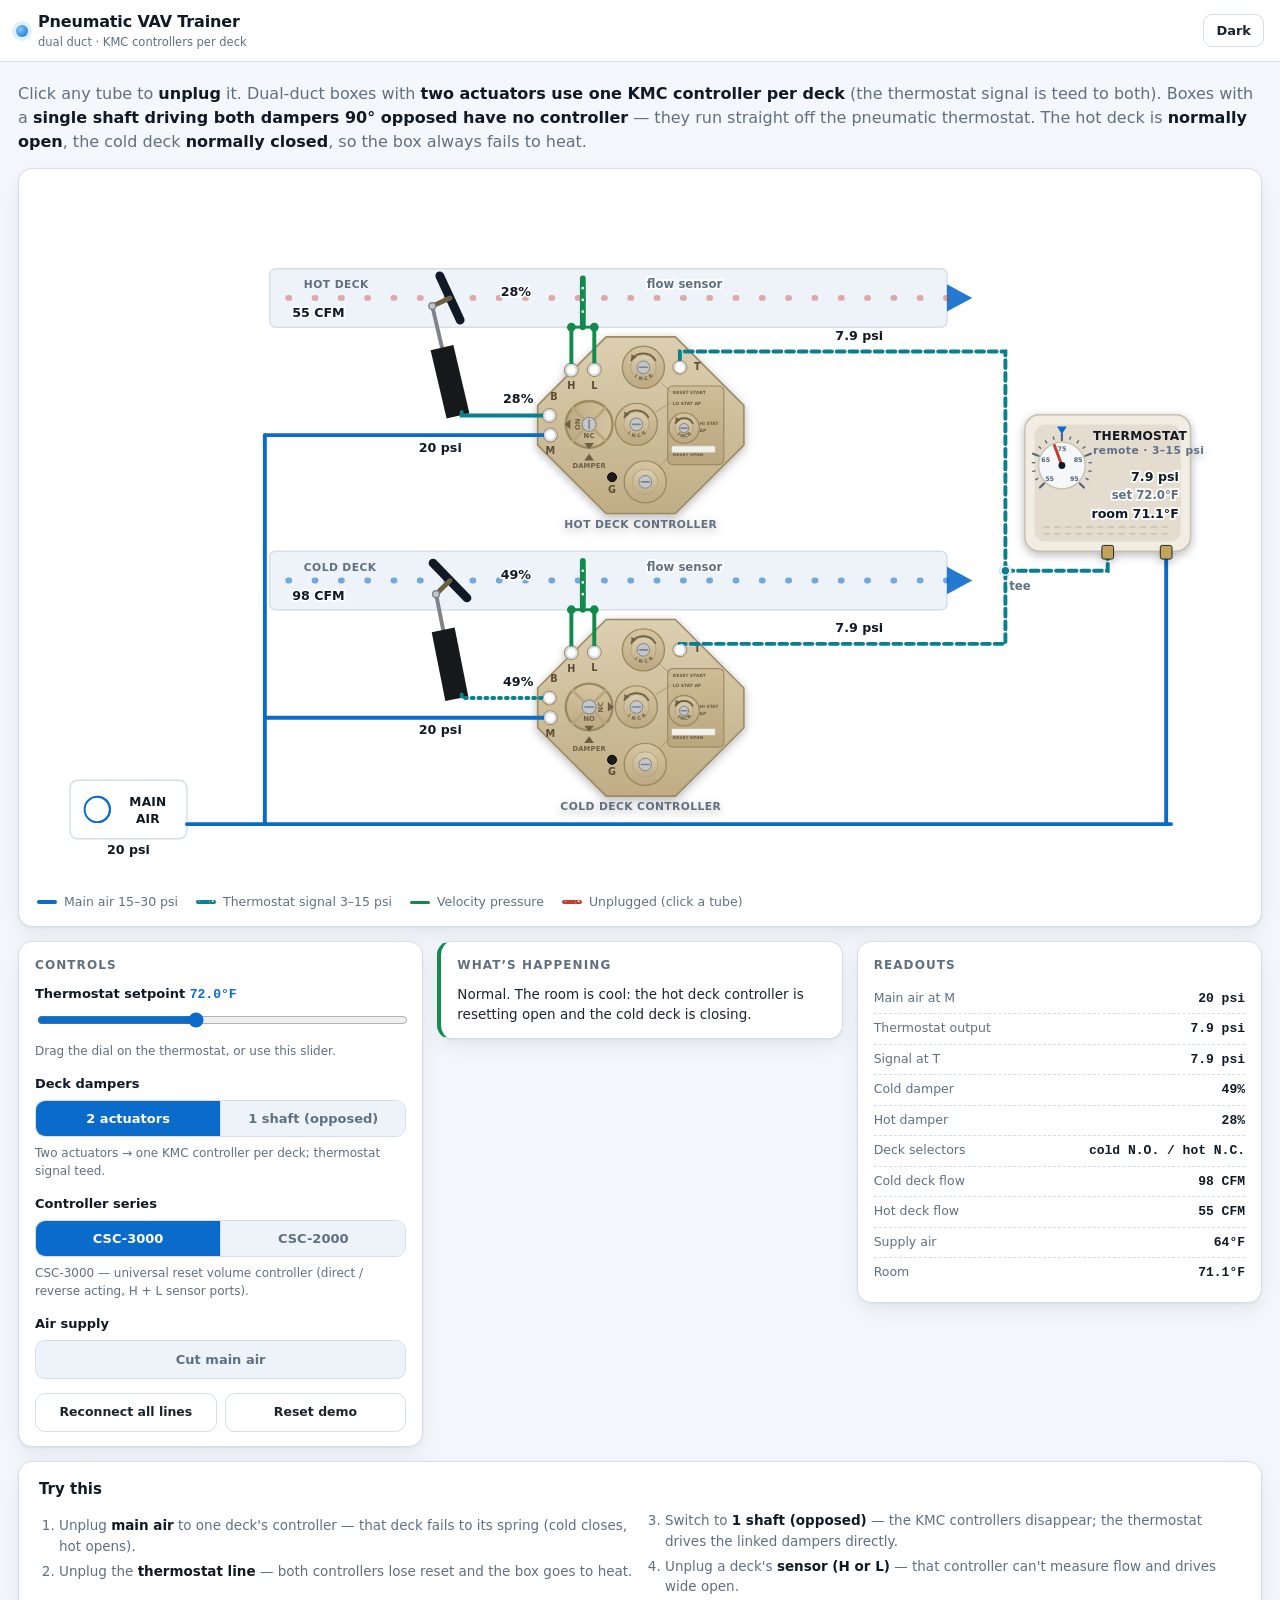
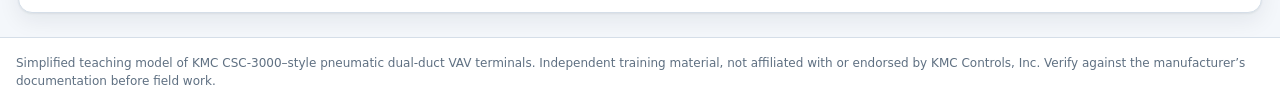
<file: index.html>
<!DOCTYPE html>
<html lang="en">
<head>
<meta charset="utf-8">
<meta name="viewport" content="width=device-width, initial-scale=1">
<title>Pneumatic VAV Trainer — dual duct</title>
<meta name="description" content="Interactive pneumatic dual-duct VAV training: two KMC controllers (one per deck), plug and unplug lines and watch the box respond. Single-shaft opposed boxes run straight off the thermostat.">
<link rel="stylesheet" href="css/style.css?v=122">
</head>
<body>
<header class="topbar">
  <div class="bar">
    <div class="brand">
      <span class="dot"></span>
      <span>Pneumatic VAV Trainer<small>dual duct &middot; KMC controllers per deck</small></span>
    </div>
    <button class="theme-toggle" id="themeToggle" type="button">Dark</button>
  </div>
</header>

<main>
  <p class="intro">Click any tube to <b>unplug</b> it. Dual-duct boxes with <b>two actuators use one KMC controller per deck</b>
  (the thermostat signal is teed to both). Boxes with a <b>single shaft driving both dampers 90&deg; opposed have no controller</b> &mdash;
  they run straight off the pneumatic thermostat. The hot deck is <b>normally open</b>, the cold deck <b>normally closed</b>, so the box always fails to heat.</p>

  <div class="stage-wrap">
    <div class="stage">
      <svg id="sim" viewBox="0 0 1250 720" role="img" aria-label="Interactive pneumatic dual-duct VAV system">
        <defs>
          <linearGradient id="bodyGrad" x1="0" y1="0" x2="0" y2="1">
            <stop offset="0" stop-color="#dccfb0"/>
            <stop offset="1" stop-color="#c0ad86"/>
          </linearGradient>
          <linearGradient id="bossGrad" x1="0" y1="0" x2="0" y2="1">
            <stop offset="0" stop-color="#d5c5a0"/>
            <stop offset="1" stop-color="#bda984"/>
          </linearGradient>
          <linearGradient id="panelGrad" x1="0" y1="0" x2="0" y2="1">
            <stop offset="0" stop-color="#cebd98"/>
            <stop offset="1" stop-color="#b9a67f"/>
          </linearGradient>
        </defs>


        <!-- hot deck -->
        <rect class="duct" x="245" y="90" width="695" height="60" rx="6"/>
        <text class="eq dim" x="280" y="110" text-anchor="start">HOT DECK</text>
        <polygon class="air-arrow" points="966,120 940,106 940,134"/>
        <line id="flowLineHot" class="airflow airflow-hot" x1="940" y1="120" x2="249" y2="120"/>
        <g id="sensorHot">
          <line class="sensor-probe" x1="588" y1="100" x2="588" y2="150"/>
          <circle class="sensor-port" cx="588" cy="110" r="2.2"/>
          <circle class="sensor-port" cx="588" cy="122" r="2.2"/>
          <circle class="sensor-port" cx="588" cy="134" r="2.2"/>
          <line class="sensor-lead" x1="570" y1="150" x2="607" y2="150"/>
          <circle class="sensor-tap" cx="570" cy="150" r="4.5"/>
          <circle class="sensor-tap" cx="607" cy="150" r="4.5"/>
          <text class="lbl" x="632" y="110" text-anchor="start">flow sensor</text>
        </g>
        <line id="hotBlade" class="blade" x1="405" y1="120" x2="455" y2="120"/>
        <text id="rdHot" class="lbl val" x="482" y="118" text-anchor="start">0%</text>

        <!-- cold deck -->
        <rect class="duct" x="245" y="380" width="695" height="60" rx="6"/>
        <text class="eq dim" x="280" y="400" text-anchor="start">COLD DECK</text>
        <polygon class="air-arrow" points="966,410 940,396 940,424"/>
        <line id="flowLine" class="airflow" x1="940" y1="410" x2="249" y2="410"/>
        <g id="sensorCold">
          <line class="sensor-probe" x1="588" y1="390" x2="588" y2="440"/>
          <circle class="sensor-port" cx="588" cy="400" r="2.2"/>
          <circle class="sensor-port" cx="588" cy="412" r="2.2"/>
          <circle class="sensor-port" cx="588" cy="424" r="2.2"/>
          <line class="sensor-lead" x1="570" y1="440" x2="607" y2="440"/>
          <circle class="sensor-tap" cx="570" cy="440" r="4.5"/>
          <circle class="sensor-tap" cx="607" cy="440" r="4.5"/>
          <text class="lbl" x="632" y="400" text-anchor="start">flow sensor</text>
        </g>
        <line id="blade" class="blade" x1="405" y1="410" x2="455" y2="410"/>
        <text id="rdDamper" class="lbl val" x="482" y="408" text-anchor="start">45%</text>

        <text id="rdCfmHot" class="lbl val" x="268" y="140">0 CFM</text>
        <text id="rdCfmCold" class="lbl val" x="268" y="430">0 CFM</text>

        <!-- hot deck actuator -->
        <g id="hotActuator" transform="translate(0,10)">
          <line id="crankHot" class="crank" x1="430" y1="110" x2="430" y2="130"/>
          <line id="rodHot" class="linkage" x1="430" y1="130" x2="448" y2="170"/>
          <circle id="pinHot" class="pin" cx="430" cy="130" r="3.5"/>
          <g id="actBodyHot" transform="translate(430,196)">
            <rect class="act-body" x="-12" y="-36" width="24" height="72"/>
          </g>
          <text id="rdActHot" class="lbl val" x="500" y="218" text-anchor="middle">0%</text>
        </g>
        <g id="opposedNote" transform="translate(0,10)">
          <rect class="unit" x="340" y="170" width="120" height="60" rx="8"/>
          <text class="eq" x="400" y="194" text-anchor="middle">LINKED 90&deg;</text>
          <text class="eq" x="400" y="210" text-anchor="middle">OPPOSED</text>
        </g>
        <line id="opposedLink" class="link" x1="430" y1="410" x2="430" y2="120"/>

        <!-- cold deck actuator -->
        <g id="coldActuator" transform="translate(0,10)">
          <line id="crankCold" class="crank" x1="430" y1="400" x2="430" y2="420"/>
          <line id="rodCold" class="linkage" x1="430" y1="420" x2="448" y2="460"/>
          <circle id="pinCold" class="pin" cx="430" cy="420" r="3.5"/>
          <g id="actBodyCold" transform="translate(430,486)">
            <rect class="act-body" x="-12" y="-36" width="24" height="72"/>
          </g>
          <text id="rdActCold" class="lbl val" x="500" y="508" text-anchor="middle">0%</text>
        </g>

        <!-- single-shaft (opposed) actuator: one actuator, mounted perpendicular to the cold deck unit -->
        <g id="singleActuator" transform="translate(0,10)">
          <line id="crankSingle" class="crank" x1="430" y1="400" x2="430" y2="420"/>
          <line id="rodSingle" class="linkage" x1="430" y1="420" x2="440" y2="450"/>
          <circle id="pinSingle" class="pin" cx="430" cy="420" r="3.5"/>
          <g id="actBodySingle" transform="translate(445,500)">
            <rect class="act-body" x="-15" y="-45" width="30" height="90"/>
          </g>
        </g>

        <!-- cold deck controller -->
        <g id="ctrlCold"></g>

        <!-- hot deck controller -->
        <g id="ctrlHot"></g>

        <!-- RCC-1012 reversing relay on the hot deck branch -->
          <g id="ctrlHot2"></g>
          <g id="ctrlCold2"></g>


        <g id="relayHot">
          <rect class="relay-body" x="444" y="274" width="72" height="72" rx="6"/>
          <circle class="relay-screw" cx="451.7" cy="281.7" r="7.7"/>
          <circle class="relay-screw" cx="508.3" cy="281.7" r="7.7"/>
          <circle class="relay-screw" cx="451.7" cy="338.3" r="7.7"/>
          <circle class="relay-screw" cx="508.3" cy="338.3" r="7.7"/>
          <circle class="tc-boss" cx="480" cy="290.3" r="7.2"/>
          <circle class="tc-bore" cx="480" cy="290.3" r="3"/>
          <circle class="tc-boss" cx="455.5" cy="307.6" r="7.2"/>
          <circle class="tc-bore" cx="455.5" cy="307.6" r="3"/>
          <circle class="tc-boss" cx="493.9" cy="307.6" r="7.2"/>
          <circle class="tc-bore" cx="493.9" cy="307.6" r="3"/>
          <text class="portlbl" x="480" y="280" text-anchor="middle">M</text>
          <text class="portlbl" x="466" y="312" text-anchor="start">S</text>
          <text class="portlbl" x="505" y="312" text-anchor="start">B</text>
          <line class="wire wire-main" x1="480" y1="240" x2="480" y2="290.3"/>
          <text class="tc-paneltext" x="480" y="360" text-anchor="middle">RCC-1012</text>
        </g>
        <g id="tubeLayer"></g>

        <g id="tunerLayer"></g>

        <!-- room thermostat (remote) -->
        <g class="dev-shadow">
          <rect class="tstat-plate" x="1020" y="240" width="170" height="140" rx="15"/>
          <rect class="tstat-recess" x="1030" y="250" width="150" height="120" rx="11"/>
          <line class="tstat-louvre" x1="1040" y1="355" x2="1170" y2="355"/>
          <line class="tstat-louvre" x1="1040" y1="362" x2="1170" y2="362"/>
          <g id="tstatDial" class="clickable" tabindex="0" role="slider" aria-label="Thermostat setpoint" aria-valuemin="55" aria-valuemax="95">
            <circle class="tstat-dial" cx="1058" cy="292" r="24"/>
            <g id="tstatScale"></g>
            <line id="tNeedle" class="needle" x1="1058" y1="292" x2="1058" y2="270"/>
            <circle class="dial-hub" cx="1058" cy="292" r="3.5"/>
            <circle class="dial-hit" cx="1058" cy="292" r="34"/>
          </g>
          <polygon class="tstat-idx" points="1058,260 1053,252 1063,252"/>
          <text class="eq" x="1090" y="266">THERMOSTAT</text>
          <text class="eq dim" x="1090" y="280">remote &middot; 3&ndash;15 psi</text>
          <text id="rdTOut" class="lbl val" x="1178" y="308" text-anchor="end">9.0 psi</text>
          <text id="rdTSp" class="lbl" x="1178" y="326" text-anchor="end">set 72&deg;F</text>
          <text id="rdRoomT" class="lbl val" x="1178" y="346" text-anchor="end">room 76.0&deg;F</text>
          <rect class="fitting" x="1099" y="374" width="12" height="14" rx="2"/>
          <rect class="fitting" x="1159" y="374" width="12" height="14" rx="2"/>
        </g>

        <!-- main air -->
        <g id="compressor" class="clickable" tabindex="0" role="button" aria-label="Toggle main air supply" transform="translate(0,15)">
          <rect class="unit" x="40" y="600" width="120" height="60" rx="8"/>
          <circle class="fan" cx="68" cy="630" r="13"/>
          <path class="fan" d="M68 617 A13 13 0 0 1 68 643"/>
          <text class="eq" x="120" y="626" text-anchor="middle">MAIN</text>
          <text class="eq" x="120" y="644" text-anchor="middle">AIR</text>
          <text id="rdComp" class="lbl val" x="100" y="676" text-anchor="middle">20 psi</text>
        </g>
        <line id="mainHeader" class="wire wire-main" x1="160" y1="660" x2="1170" y2="660"/>
        <line id="mainTrunk" class="wire wire-main" x1="240" y1="660" x2="240" y2="267"/>
        <g id="teeMark">
          <circle class="tee" cx="1000" cy="400" r="4.5"/>
          <text class="lbl" x="1015" y="420" text-anchor="middle">tee</text>
        </g>

        <g id="ctrlReadouts">
        <text id="rdMainHot" class="lbl val" x="420" y="278" text-anchor="middle">20 psi</text>
        <text id="rdMainCold" class="lbl val" x="420" y="568" text-anchor="middle">20 psi</text>
        <text id="rdTHot" class="lbl val" x="850" y="163" text-anchor="middle">9.0 psi</text>
        <text id="rdTCold" class="lbl val" x="850" y="463" text-anchor="middle">9.0 psi</text>
        </g>

      </svg>

      <div class="legend">
        <span><i class="sw main"></i>Main air 15&ndash;30 psi</span>
        <span><i class="sw reset"></i>Thermostat signal 3&ndash;15 psi</span>
        <span><i class="sw sensor"></i>Velocity pressure</span>
        <span><i class="sw off"></i>Unplugged (click a tube)</span>
      </div>
    </div>

    <aside class="side">
      <section class="panel">
        <h2>Controls</h2>
        <label class="ctl">
          <span>Thermostat setpoint <output id="spOut">72&deg;F</output></span>
          <input id="spSl" type="range" min="55" max="95" step="0.5" value="72">
          <p class="hint">Drag the dial on the thermostat, or use this slider.</p>
        </label>
        <div class="ctl" id="dualActCtl">
          <span>Deck dampers</span>
          <div class="seg">
            <button id="daDual" class="segbtn active" type="button">2 actuators</button>
            <button id="daSingle" class="segbtn" type="button">1 shaft (opposed)</button>
          </div>
          <p class="hint" id="actHint">Two actuators &rarr; one KMC controller per deck; thermostat signal teed.</p>
        </div>
        <div class="ctl" id="seriesCtl">
          <span>Controller series</span>
          <div class="seg">
            <button id="cs3000" class="segbtn active" type="button">CSC-3000</button>
            <button id="cs2000" class="segbtn" type="button">CSC-2000</button>
          </div>
          <p class="hint" id="csHint">CSC-3000 &mdash; universal reset volume controller (direct / reverse acting).</p>
        </div>
        <div class="ctl">
          <span>Air supply</span>
          <button id="mainBtn" class="segbtn wide" type="button">Cut main air</button>
        </div>
        <div class="ctl buttons">
          <button id="reconnect" class="btn" type="button">Reconnect all lines</button>
          <button id="resetAll" class="btn" type="button">Reset demo</button>
        </div>
      </section>

      <!-- Controller artwork tuner: hidden from the page, kept for future
           calibration work. Remove the style attribute to show it again. -->
      <section class="panel" style="display:none">
        <h2>Controller artwork</h2>
        <p class="hint">Artwork is defined in inches in <code>js/controllers.js</code>.
          Drag any handle to match your hardware, then copy the spec back.</p>
        <div class="ctl buttons">
          <button id="tuneBtn" class="btn" type="button">Tune controllers</button>
        </div>
        <div id="tunebox" class="tunebox" style="display:none">
          <div class="row">
            <label>Series
              <select id="tuneModel">
                <option value="csc3000">CSC-3000</option>
                <option value="csc2000">CSC-2000</option>
              </select>
            </label>
          </div>
          <textarea id="tuneSpec" spellcheck="false"></textarea>
          <div class="row">
            <button id="tuneApply" class="btn" type="button">Apply JSON</button>
            <button id="tuneCopy" class="btn" type="button">Copy spec</button>
          </div>
          <p class="hint" id="tuneStatus"></p>
        </div>
      </section>

      <section class="panel status" id="statusPanel">
        <h2>What&rsquo;s happening</h2>
        <p id="statusText">&nbsp;</p>
      </section>

      <section class="panel">
        <h2>Readouts</h2>
        <dl class="readouts">
          <div><dt id="roMainLabel">Main air at M</dt><dd id="roMain">20 psi</dd></div>
          <div><dt>Thermostat output</dt><dd id="roT">9.0 psi</dd></div>
          <div><dt>Signal at T</dt><dd id="roTC">9.0 psi</dd></div>
          <div><dt>Cold damper</dt><dd id="roDamper">45%</dd></div>
          <div><dt>Hot damper</dt><dd id="roHeat">0%</dd></div>
          <div><dt>Deck selectors</dt><dd id="roAction">cold N.O. / hot N.C.</dd></div>
          <div><dt>Cold deck flow</dt><dd id="roCfmCold">0 CFM</dd></div>
          <div><dt>Hot deck flow</dt><dd id="roCfmHot">0 CFM</dd></div>
          <div><dt>Supply air</dt><dd id="roSupply">55&deg;F</dd></div>
          <div><dt>Room</dt><dd id="roRoom">76.0&deg;F</dd></div>
        </dl>
      </section>
    </aside>
  </div>

  <section class="trythis">
    <h2>Try this</h2>
    <ol>
      <li>Unplug <b>main air</b> to one deck's controller &mdash; that deck fails to its spring (cold closes, hot opens).</li>
      <li>Unplug the <b>thermostat line</b> &mdash; both controllers lose reset and the box goes to heat.</li>
      <li>Switch to <b>1 shaft (opposed)</b> &mdash; the KMC controllers disappear; the thermostat drives the linked dampers directly.</li>
      <li>Unplug a deck's <b>sensor (H or L)</b> &mdash; that controller can't measure flow and drives wide open.</li>
    </ol>
  </section>
</main>

<footer class="site-footer">
  <div class="inner">
    <p>Simplified teaching model of KMC CSC-3000&ndash;style pneumatic dual-duct VAV terminals. Independent training material, not affiliated with or endorsed by KMC Controls, Inc. Verify against the manufacturer&rsquo;s documentation before field work.</p>
  </div>
</footer>

<script src="js/controllers.js?v=122"></script>
<script src="js/sim.js?v=122"></script>
</body>
</html>
</file>
<file: css/style.css>
:root {
  --bg: #f4f7fb;
  --panel: #ffffff;
  --panel-2: #eef3f9;
  --text: #1b2531;
  --muted: #5f7082;
  --border: #d5dee8;
  --accent: #0b6bcb;
  --accent-soft: #e2eefb;
  --ink: #0f1a26;
  --green: #128a4c;
  --amber: #b9770a;
  --red: #c63a30;
  --red-soft: #fbe7e4;
  --cyan: #0a7f8f;
  --dev-body: #333d4b;
  --dev-face: #3d4858;
  --dev-edge: #1d232c;
  --dev-plate: #f1ede3;
  --dev-recess: #e4ddcf;
  --dev-plate-edge: #c9c0ae;
  --knob: #59647a;
  --knob-edge: #262d38;
  --knob-hi: #808da0;
  --scale: #f5f7fa;
  --scale-line: #55637a;
  --metal: #c2a45f;
  --sans: system-ui, -apple-system, "Segoe UI", Roboto, "Helvetica Neue", Arial, sans-serif;
  --mono: ui-monospace, "SFMono-Regular", Consolas, "Liberation Mono", monospace;
  --shadow: 0 1px 2px rgba(15, 26, 38, 0.06), 0 8px 22px rgba(15, 26, 38, 0.07);
  --radius: 14px;
  --maxw: 1600px;
}

body.theme-dark {
  --bg: #0e141b;
  --panel: #161f2a;
  --panel-2: #1c2735;
  --text: #dbe4ee;
  --muted: #92a3b5;
  --border: #2b3a4a;
  --accent: #5aa9f2;
  --accent-soft: #16293d;
  --ink: #eef4fa;
  --green: #4ccb86;
  --amber: #e2a94a;
  --red: #ef7a70;
  --red-soft: #3a1c1a;
  --cyan: #4fc4d4;
  --dev-body: #1e2734;
  --dev-face: #27323f;
  --dev-edge: #0c1219;
  --dev-plate: #c9d2dc;
  --dev-recess: #b9c4d0;
  --dev-plate-edge: #8794a3;
  --knob: #3f4a5b;
  --knob-edge: #141b24;
  --knob-hi: #5d6a7c;
  --scale: #e8edf2;
  --scale-line: #46556b;
  --metal: #d6b974;
  --shadow: 0 1px 2px rgba(0, 0, 0, 0.4), 0 10px 26px rgba(0, 0, 0, 0.35);
}

* { box-sizing: border-box; }

body {
  margin: 0;
  min-height: 100vh;
  display: flex;
  flex-direction: column;
  font-family: var(--sans);
  color: var(--text);
  background: var(--bg);
  line-height: 1.5;
  -webkit-text-size-adjust: 100%;
}

a { color: var(--accent); }

.topbar {
  position: sticky;
  top: 0;
  z-index: 20;
  background: color-mix(in srgb, var(--panel) 92%, transparent);
  backdrop-filter: blur(8px);
  border-bottom: 1px solid var(--border);
}
.topbar .bar {
  max-width: var(--maxw);
  margin: 0 auto;
  padding: 10px 16px;
  display: flex;
  align-items: center;
  gap: 12px;
}
.brand { display: flex; align-items: center; gap: 10px; font-weight: 750; color: var(--ink); letter-spacing: -0.01em; }
.brand small { display: block; font-weight: 500; font-size: 11.5px; color: var(--muted); letter-spacing: 0; }
.brand .dot {
  width: 12px; height: 12px; border-radius: 50%;
  background: radial-gradient(circle at 35% 35%, #7ec8ff, var(--accent));
  box-shadow: 0 0 0 4px var(--accent-soft);
}
.theme-toggle {
  margin-left: auto;
  font: inherit; font-size: 13px; font-weight: 650;
  color: var(--text); background: var(--panel);
  border: 1px solid var(--border); border-radius: 9px;
  padding: 6px 12px; cursor: pointer;
}
.theme-toggle:hover { background: var(--panel-2); }



.intro { flex: 0 0 auto; font-size: 16px; color: var(--muted); margin: 4px 0 14px; width: 100%; max-width: none; }
.intro b { color: var(--ink); }

main {
  flex: 1 1 auto;
  display: flex;
  flex-direction: column;
  min-height: 0;
  width: 100%;
  max-width: var(--maxw);
  margin: 0 auto;
  padding: 16px 18px 24px;
}

.stage-wrap { flex: 1 1 auto; display: flex; flex-direction: column; gap: 14px; min-height: 0; }

.stage {
  flex: 1 1 auto;
  display: flex;
  flex-direction: column;
  min-height: 340px;
  background: var(--panel);
  border: 1px solid var(--border);
  border-radius: var(--radius);
  box-shadow: var(--shadow);
  padding: 12px;
}
#sim { display: block; flex: 1 1 auto; width: 100%; height: 100%; min-height: 0; touch-action: manipulation; }

/* ---- SVG palette ---- */
.duct { fill: var(--panel-2); stroke: var(--border); stroke-width: 1.5; }
.air-arrow { fill: var(--accent); opacity: 0.9; }
.airflow {
  stroke: var(--accent); stroke-width: 6; stroke-linecap: round;
  stroke-dasharray: 1 26; opacity: 0.85;
  animation: flow 1.1s linear infinite;
}
/* air now travels the other way along the ducts */
@keyframes flow { to { stroke-dashoffset: 27; } }

.unit { fill: var(--panel); stroke: var(--border); stroke-width: 1.5; }
.eq { fill: var(--ink); font-size: 12.5px; font-weight: 750; letter-spacing: 0.02em; pointer-events: none; }
.eq.dim { fill: var(--muted); font-weight: 600; font-size: 11px; letter-spacing: 0.04em; }
.portlbl { fill: #5b4d34; font-size: 10px; font-weight: 850; pointer-events: none; }
.clickable { cursor: pointer; }
.clickable:focus-visible { outline: none; }
.clickable:hover .unit { stroke: var(--accent); }

.lbl {
  fill: var(--muted); font-size: 12px; font-weight: 650;
  stroke: var(--panel); stroke-width: 3.6; paint-order: stroke;
  pointer-events: none;
}
.lbl.val { fill: var(--ink); font-size: 13px; font-weight: 800; font-variant-numeric: tabular-nums; }
.lbl.val.big { font-size: 21px; }
.lbl.bad { fill: var(--red); }

.fan { fill: none; stroke: var(--accent); stroke-width: 2; }
.dial { fill: var(--panel-2); stroke: var(--border); stroke-width: 1.5; }
.dial-hub { fill: var(--ink); }
.needle { stroke: var(--red); stroke-width: 3; stroke-linecap: round; }

/* ---- stylized devices ---- */
.dev-shadow { filter: drop-shadow(0 3px 5px rgba(0, 0, 0, 0.28)); }

.tstat-plate { fill: var(--dev-plate); stroke: var(--dev-plate-edge); stroke-width: 1.5; }
.tstat-recess { fill: var(--dev-recess); }
.tstat-louvre { stroke: var(--dev-plate-edge); stroke-width: 2; stroke-linecap: round; stroke-dasharray: 5 6; opacity: 0.75; }
.tstat-dial { fill: var(--scale); stroke: var(--dev-plate-edge); stroke-width: 1.5; }
.tstat-tick { stroke: var(--scale-line); stroke-width: 1.4; stroke-linecap: round; }
.tstat-tick.major { stroke-width: 2.2; }
.tstat-num { fill: var(--scale-line); font-size: 6.5px; font-weight: 750; text-anchor: middle; }
.tstat-idx { fill: var(--accent); }

.tc-body { fill: url(#bodyGrad); stroke: #9c8a63; stroke-width: 1.6; }
.tc-boss { fill: url(#bossGrad); stroke: #9c8a63; stroke-width: 1; }
.tc-bore { fill: #4a3f2c; }
.tc-plug { fill: #1b1c1d; stroke: #000000; stroke-width: 1; }
.tc-dial { fill: #cdbb96; stroke: #9c8a63; stroke-width: 1.2; }
.tc-cross { stroke: #6d6250; stroke-width: 1.6; stroke-linecap: round; }
.tc-panel { fill: url(#panelGrad); stroke: #9c8a63; stroke-width: 1.2; }
.tc-paneltext { fill: #695b3e; font-size: 4.5px; font-weight: 800; letter-spacing: 0.01em; }
.tc-note { fill: #6d5f42; font-size: 7px; font-weight: 800; letter-spacing: 0.02em; }
.tc-sticker { fill: #f2f1ea; stroke: #b8b3a4; stroke-width: 0.8; }
.knob-tick { stroke: #7a6c4c; stroke-width: 1; }
.fitting { fill: var(--metal); stroke: var(--dev-edge); stroke-width: 1; }
.coil { fill: var(--panel-2); stroke: var(--border); stroke-width: 1.5; }
.coil-fin { stroke: var(--cyan); stroke-width: 2; }
.pipe { stroke: var(--muted); stroke-width: 3; stroke-linecap: round; }
.valvebar { fill: var(--panel-2); stroke: var(--border); stroke-width: 1; }
.valvefill { fill: var(--amber); }
#dualGroup { display: none; }
.wire-heat { stroke: var(--amber); }
.tee { fill: var(--cyan); stroke: var(--panel); stroke-width: 1.5; }
.airflow-hot { stroke: var(--red); }

.blade { stroke: var(--ink); stroke-width: 9; stroke-linecap: round; }
.shaft { fill: var(--muted); opacity: 0.45; }
.zone { fill: var(--panel-2); stroke: var(--border); stroke-width: 1.5; transition: fill 0.5s ease; }

.sensor-bar { stroke: var(--green); stroke-width: 4; stroke-linecap: round; }
.sensor-tap { fill: var(--green); }
.gport { fill: var(--muted); }

/* ---- tubes ---- */
.wire { fill: none; stroke-width: 4; stroke-linecap: round; transition: stroke 0.15s ease; }
.wire-main { stroke: var(--accent); }
.wire-reset { stroke: var(--cyan); stroke-dasharray: 8 5; }
.wire-branch { stroke: var(--cyan); }
.wire-sensor { stroke: var(--green); stroke-width: 3.5; }
.wire-plug { stroke: var(--muted); stroke-width: 3; }

.tube .port { fill: var(--panel); stroke: var(--border); stroke-width: 2; }
.tube .plug-cap { fill: var(--panel); stroke: var(--border); stroke-width: 2; }
.plug-cap { fill: var(--muted); }
.tube .hit { fill: none; stroke: transparent; stroke-width: 26; cursor: pointer; }
.tube:hover .wire { stroke-width: 6; }
.tube:hover .plug-cap { stroke: var(--accent); }

.tube.off .wire { stroke: var(--red); stroke-dasharray: 3 4; }
.tube.off .plug-cap { fill: var(--red); stroke: var(--red); }
.tube.off .port { stroke: var(--red); stroke-width: 2.5; }

.legend {
  display: flex; flex-wrap: wrap; gap: 6px 18px;
  padding: 10px 6px 2px; font-size: 12.5px; color: var(--muted);
}
.legend span { display: inline-flex; align-items: center; gap: 7px; }
.sw { width: 20px; height: 0; border-top: 4px solid; border-radius: 2px; display: inline-block; }
.sw.main { border-color: var(--accent); }
.sw.reset { border-color: var(--cyan); border-top-style: dashed; }
.sw.sensor { border-color: var(--green); border-top-width: 3px; }
.sw.off { border-color: var(--red); border-top-style: dashed; }

/* ---- side panel ---- */
.side { flex: 0 0 auto; display: grid; grid-template-columns: repeat(auto-fit, minmax(240px, 1fr)); gap: 14px; align-items: start; }
.panel {
  background: var(--panel);
  border: 1px solid var(--border);
  border-radius: var(--radius);
  box-shadow: var(--shadow);
  padding: 14px 16px;
}
.panel h2 {
  margin: 0 0 10px;
  font-size: 12px;
  text-transform: uppercase;
  letter-spacing: 0.09em;
  color: var(--muted);
}
.ctl { display: block; margin-bottom: 14px; }
.ctl:last-child { margin-bottom: 0; }
.ctl > span { display: block; font-size: 13px; font-weight: 650; color: var(--ink); margin-bottom: 6px; }
.ctl output { font-family: var(--mono); color: var(--accent); font-weight: 700; }

input[type="range"] { width: 100%; accent-color: var(--accent); }

.seg { display: flex; gap: 0; border: 1px solid var(--border); border-radius: 10px; overflow: hidden; }
.segbtn {
  flex: 1; font: inherit; font-size: 13px; font-weight: 650;
  padding: 8px 10px; border: 0; background: var(--panel-2); color: var(--muted); cursor: pointer;
}
.segbtn + .segbtn { border-left: 1px solid var(--border); }
.segbtn.active { background: var(--accent); color: #fff; }
.segbtn.wide { width: 100%; border: 1px solid var(--border); border-radius: 10px; padding: 9px; }
.segbtn.wide.on { background: var(--red); color: #fff; border-color: transparent; }

.hint { font-size: 12px; color: var(--muted); margin: 7px 0 0; }
.ctl.buttons { display: flex; gap: 8px; }
.btn {
  flex: 1; font: inherit; font-size: 12.5px; font-weight: 650;
  padding: 9px 8px; border-radius: 10px;
  border: 1px solid var(--border); background: var(--panel); color: var(--text); cursor: pointer;
}
.btn:hover { background: var(--panel-2); }

.status { border-left: 4px solid var(--accent); }
.status.ok { border-left-color: var(--green); }
.status.warn { border-left-color: var(--amber); }
.status.bad { border-left-color: var(--red); }
.status p { margin: 0; font-size: 13.5px; color: var(--text); }

.readouts { margin: 0; }
.readouts > div { display: flex; justify-content: space-between; gap: 10px; padding: 5px 0; border-bottom: 1px dashed var(--border); }
.readouts > div:last-child { border-bottom: 0; }
.readouts dt { font-size: 12.5px; color: var(--muted); }
.readouts dd { margin: 0; font-family: var(--mono); font-size: 13px; font-weight: 700; color: var(--ink); }
.readouts dd.bad { color: var(--red); }

.trythis {
  flex: 0 0 auto;
  margin-top: 14px;
  background: var(--panel);
  border: 1px solid var(--border);
  border-radius: var(--radius);
  box-shadow: var(--shadow);
  padding: 16px 20px;
}
.trythis h2 { margin: 0 0 10px; font-size: 15px; color: var(--ink); }
.trythis ol { margin: 0; padding-left: 20px; columns: 2; column-gap: 30px; }
.trythis li { margin: 5px 0; font-size: 13.5px; color: var(--muted); break-inside: avoid; }
.trythis b { color: var(--ink); }

.site-footer { flex: 0 0 auto; margin-top: 0; border-top: 1px solid var(--border); background: var(--panel); }
.site-footer .inner { max-width: var(--maxw); margin: 0 auto; padding: 16px; }
.site-footer p { margin: 0; font-size: 12px; color: var(--muted); }

@media (max-width: 900px) {
  .trythis ol { columns: 1; }
  .stage { min-height: 300px; }
}
@media (max-width: 520px) {
  main { padding: 14px 10px 60px; }
  .stage { padding: 6px; }
  .intro { font-size: 15px; }
}

.tc-ptr { stroke: var(--red); stroke-width: 2.4; stroke-linecap: round; }
.tc-note-mark { fill: #6d5f42; }
.link { stroke: var(--muted); stroke-width: 2.5; stroke-dasharray: 5 4; }
#opposedNote, #opposedLink, #singleActuator { display: none; }

.coil-serp { fill: none; stroke: var(--cyan); stroke-width: 2.5; stroke-linejoin: round; }
.valve-body { fill: #c8b48c; stroke: #6f6450; stroke-width: 1.5; }
.valve-stem { stroke: #6f6450; stroke-width: 3; stroke-linecap: round; }

.dial-hit { fill: transparent; }
#tstatDial { cursor: grab; touch-action: none; }
#tstatDial:active { cursor: grabbing; }
#tstatDial:focus-visible { outline: 2px solid var(--accent); outline-offset: 3px; border-radius: 50%; }

.sensor-probe { stroke: var(--green); stroke-width: 6; stroke-linecap: round; }
.sensor-port { fill: var(--panel); stroke: var(--green); stroke-width: 1.6; }
.sensor-lead { fill: none; stroke: var(--green); stroke-width: 3; stroke-linejoin: round; }

.tc-wheel { fill: url(#bossGrad); stroke: #9c8a63; stroke-width: 2.4; }
.tc-spoke { stroke: #b8a67f; stroke-width: 3; stroke-linecap: round; }
.tc-screw { fill: #c3c7ca; stroke: #7d8388; stroke-width: 1; }
.tc-screw-x { stroke: #7d8388; stroke-width: 1.6; stroke-linecap: round; }

/* CSC-2000 (port side) reuses the CSC-3000's tc-body/tc-boss/tc-bore/portlbl
   styling directly, so both controller series share one visual language. */
#ctrlCold2, #ctrlHot2, #relayHot { display: none; }

/* ---- CSC-3000 adjustable dials (real parts, not ports) ---- */
.tc-dial-rim { fill: url(#bossGrad); stroke: #9c8a63; stroke-width: 1.4; }
.tc-dial-face { fill: url(#bodyGrad); stroke: #b3a482; stroke-width: 1; }
.tc-dial-arrow { fill: none; stroke: #6d5f42; stroke-width: 1.8; stroke-linecap: round; }
.tc-bolt { fill: url(#bossGrad); stroke: #9c8a63; stroke-width: 1.2; }

/* ---- controller tuner ---- */
.tune-handle {
  fill: rgba(214, 69, 69, 0.18);
  stroke: #d64545; stroke-width: 1.5; cursor: grab;
  vector-effect: non-scaling-stroke;
}
.tune-handle:hover, .tune-handle.dragging { fill: rgba(214, 69, 69, 0.42); }
.tune-vec { stroke: #d64545; stroke-width: 0.8; stroke-dasharray: 2 2; vector-effect: non-scaling-stroke; }
#tunerLayer { display: none; }
#tunerLayer.on { display: block; }
.tunebox { font: 11px/1.45 ui-monospace, SFMono-Regular, Menlo, monospace; }
.tunebox textarea {
  width: 100%; height: 190px; resize: vertical;
  font: 11px/1.4 ui-monospace, SFMono-Regular, Menlo, monospace;
  background: var(--panel); color: inherit;
  border: 1px solid var(--border); border-radius: 6px; padding: 6px;
}
.tunebox .row { display: flex; gap: 6px; align-items: center; margin: 6px 0; }
.tunebox .row label { flex: 0 0 auto; }
.tune-handle.tune-bad { stroke: #b00020; fill: rgba(176, 0, 32, 0.38); }
.tc-dial-arrowhead { fill: #6d5f42; }
.tc-dial-arcpath { fill: none; stroke: none; }
.tc-dial-incr { fill: #6d5f42; font-size: 5px; font-weight: 800; letter-spacing: 0.02em; }
.tc-panel-lead { stroke: #a2916f; stroke-width: 0.8; fill: none; }
.tc-plate-outline { fill: #efe9dc; stroke: #b3a482; stroke-width: 1; }
/* Actuator body: plain black rectangle, width one third of its height. */
.act-body { fill: #16181a; stroke: none; }
/* On the dark theme the black actuator bodies would disappear into the
   background, so give them a lighter outline there. */
body.theme-dark .act-body { stroke: var(--muted); stroke-width: 1.6; }
/* Damper linkage: crank arm on the blade, rod down to the actuator. */
.crank { stroke: #6d5f42; stroke-width: 5; stroke-linecap: round; }
.linkage { stroke: #7d8388; stroke-width: 4; stroke-linecap: round; }
.pin { fill: #c3c7ca; stroke: #7d8388; stroke-width: 1.4; }
/* RCC-1012 reversing relay: 1-1/2" square body with corner screws. */
.relay-body { fill: url(#panelGrad); stroke: #9c8a63; stroke-width: 1.4; }
.relay-screw { fill: #c3c7ca; stroke: #7d8388; stroke-width: 1; }
/* Relay output to the actuator: dotted to distinguish it from the branch. */
.wire-act { stroke: var(--cyan); stroke-dasharray: 2 5; stroke-linecap: round; }
</file>
